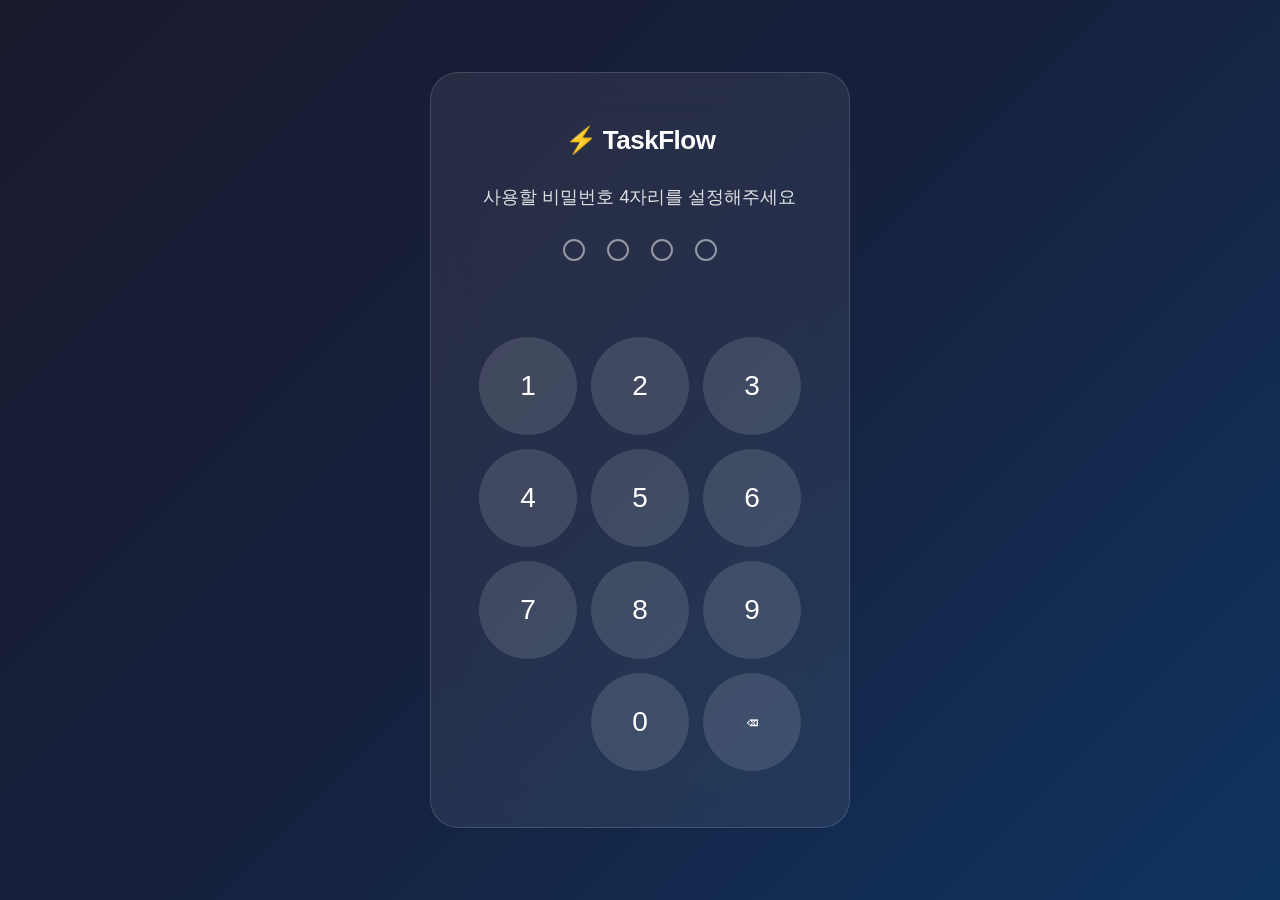
<file: index.html>
<!DOCTYPE html>
<html lang="ko">
<head>
  <meta charset="UTF-8" />
  <meta name="viewport" content="width=device-width, initial-scale=1.0" />
  <title>TaskFlow — 프로젝트 관리</title>
  <link rel="stylesheet" href="style.css?v=2026061001" />
</head>
<body>

<!-- 모바일 상단 헤더 (모바일에서만 표시) -->
<header class="mobile-header" id="mobileHeader">
  <button class="mobile-menu-btn" onclick="openMobileSidebar()" aria-label="메뉴 열기">☰</button>
  <span class="mobile-logo">⚡ TaskFlow</span>
  <button class="mobile-add-btn" onclick="openAddTask()" aria-label="할 일 추가">+</button>
</header>

<!-- 사이드바 오버레이 (모바일에서만 활성) -->
<div class="sidebar-overlay" id="sidebarOverlay" onclick="closeMobileSidebar()"></div>

<!-- 사이드바 -->
<aside class="sidebar" id="sidebar">
  <div class="sidebar-header">
    <span class="logo">⚡ TaskFlow</span>
  </div>

  <nav class="sidebar-nav">
    <button class="nav-item active" data-view="all">
      <span class="nav-icon">🏠</span> 전체 보기
    </button>
    <button class="nav-item" data-view="today">
      <span class="nav-icon">📅</span> 오늘 마감
    </button>
    <button class="nav-item" data-view="overdue">
      <span class="nav-icon">🔥</span> 기한 초과
    </button>
  </nav>

  <div class="sidebar-section">
    <div class="section-header">
      <span>프로젝트</span>
      <button id="addProjectBtn" title="프로젝트 추가">+</button>
    </div>
    <ul id="projectList"></ul>
  </div>

  <!-- 동기화 상태 + 데이터 백업 -->
  <div class="sidebar-footer">
    <div id="syncStatus" class="sync-status">☁️ 클라우드 저장됨</div>
    <div class="backup-btns">
      <a href="/api/export" class="btn-backup" title="JSON으로 내보내기">📥 내보내기</a>
      <label class="btn-backup" title="JSON 파일로 가져오기">
        📤 가져오기
        <input type="file" id="importFile" accept=".json" hidden />
      </label>
    </div>
    <button id="pinSettingBtn" class="btn-pin-setting" title="PIN 잠금 설정">🔒 PIN 설정</button>
  </div>
</aside>

<!-- 메인 -->
<main class="main">

  <!-- 상단 헤더 -->
  <header class="main-header">
    <div>
      <h1 id="viewTitle">전체 보기</h1>
      <p id="viewSubtitle" class="subtitle"></p>
    </div>
    <button id="openTaskModal" class="btn-primary">+ 할 일 추가</button>
  </header>

  <!-- 통계 카드 -->
  <section class="stats" id="statsSection">
    <div class="stat-card">
      <span class="stat-num" id="statTotal">0</span>
      <span class="stat-label">전체</span>
    </div>
    <div class="stat-card">
      <span class="stat-num" id="statDone">0</span>
      <span class="stat-label">완료</span>
    </div>
    <div class="stat-card warn">
      <span class="stat-num" id="statOverdue">0</span>
      <span class="stat-label">기한 초과</span>
    </div>
    <div class="stat-card info">
      <span class="stat-num" id="statToday">0</span>
      <span class="stat-label">오늘 마감</span>
    </div>
  </section>

  <!-- 뷰 모드 + 필터 & 정렬 -->
  <div class="toolbar">
    <!-- 리스트 전용 필터 (캘린더에서는 숨김) -->
    <div class="filter-group" id="listFilterGroup">
      <button class="filter-btn active" data-filter="all">전체</button>
      <button class="filter-btn" data-filter="todo">진행 전</button>
      <button class="filter-btn" data-filter="doing">진행 중</button>
      <button class="filter-btn" data-filter="done">완료</button>
    </div>
    <!-- 캘린더 전용 월 이동 (리스트에서는 숨김) -->
    <div class="cal-inline-nav hidden" id="calInlineNav">
      <button class="cal-nav" id="calPrev2">‹</button>
      <span id="calTitle2" class="cal-inline-title"></span>
      <button class="cal-nav" id="calNext2">›</button>
      <button class="btn-today" id="calTodayBtn">오늘</button>
    </div>
    <div class="toolbar-right">
      <div class="view-toggle">
        <button class="view-btn active" data-view-mode="list">☰ 리스트</button>
        <button class="view-btn" data-view-mode="calendar">📅 캘린더</button>
      </div>
      <select id="sortSelect">
        <option value="created">등록순</option>
        <option value="deadline">마감일순</option>
        <option value="priority">우선순위순</option>
      </select>
    </div>
  </div>

  <!-- 리스트 뷰 -->
  <section id="taskBoard"></section>

  <!-- 캘린더 뷰 -->
  <section id="calendarView" class="hidden">
    <div class="cal-month-grid">
      <div class="cal-weekdays">
        <div>일</div><div>월</div><div>화</div><div>수</div><div>목</div><div>금</div><div>토</div>
      </div>
      <div class="cal-grid" id="calGrid"></div>
    </div>
    <div class="cal-legend" id="calLegend"></div>
  </section>

</main>

<!-- 할 일 추가/수정 모달 -->
<div id="taskModal" class="modal hidden">
  <div class="modal-box">
    <div class="modal-header">
      <h2 id="modalTitle">할 일 추가</h2>
      <button class="modal-close" id="closeTaskModal">✕</button>
    </div>

    <div class="form-group">
      <label>할 일 제목 *</label>
      <input type="text" id="taskTitle" placeholder="무엇을 해야 하나요?" />
    </div>

    <div class="form-group">
      <label>설명</label>
      <textarea id="taskDesc" placeholder="상세 내용을 입력하세요..." rows="3"></textarea>
    </div>

    <div class="form-row">
      <div class="form-group">
        <label>프로젝트</label>
        <select id="taskProject"></select>
      </div>
      <div class="form-group">
        <label>상태</label>
        <select id="taskStatus">
          <option value="todo">진행 전</option>
          <option value="doing">진행 중</option>
          <option value="done">완료</option>
        </select>
      </div>
    </div>

    <div class="form-row">
      <div class="form-group">
        <label>우선순위</label>
        <select id="taskPriority">
          <option value="low">낮음</option>
          <option value="medium" selected>보통</option>
          <option value="high">높음</option>
        </select>
      </div>
      <div class="form-group">
        <label>시작 일시</label>
        <input type="datetime-local" id="taskStartDate" />
      </div>
    </div>

    <div class="form-group">
      <label>마감 일시</label>
      <input type="datetime-local" id="taskDeadline" />
      <div id="durationHint" class="duration-hint"></div>
    </div>

    <div class="modal-footer">
      <button class="btn-secondary" id="cancelTaskBtn">취소</button>
      <button class="btn-primary" id="saveTaskBtn">저장</button>
    </div>
  </div>
</div>

<!-- 프로젝트 추가 모달 -->
<div id="projectModal" class="modal hidden">
  <div class="modal-box small">
    <div class="modal-header">
      <h2>프로젝트 추가</h2>
      <button class="modal-close" id="closeProjectModal">✕</button>
    </div>
    <div class="form-group">
      <label>프로젝트 이름 *</label>
      <input type="text" id="projectName" placeholder="프로젝트 이름" />
    </div>
    <div class="form-group">
      <label>색상</label>
      <div class="color-picker" id="colorPicker"></div>
    </div>
    <div class="modal-footer">
      <button class="btn-secondary" id="cancelProjectBtn">취소</button>
      <button class="btn-primary" id="saveProjectBtn">저장</button>
    </div>
  </div>
</div>

<!-- 배경 오버레이 -->
<div id="overlay" class="overlay hidden"></div>

<!-- PIN 잠금 화면 -->
<div id="pinLockScreen" class="pin-lock-screen hidden">
  <div class="pin-lock-box">
    <div class="pin-lock-logo">⚡ TaskFlow</div>
    <p class="pin-lock-title" id="pinLockTitle">비밀번호를 입력하세요</p>
    <div class="pin-dots" id="pinDots">
      <span class="pin-dot" data-i="0"></span>
      <span class="pin-dot" data-i="1"></span>
      <span class="pin-dot" data-i="2"></span>
      <span class="pin-dot" data-i="3"></span>
    </div>
    <p class="pin-error" id="pinError"></p>
    <div class="pin-keypad">
      <button class="pin-key" data-num="1">1</button>
      <button class="pin-key" data-num="2">2</button>
      <button class="pin-key" data-num="3">3</button>
      <button class="pin-key" data-num="4">4</button>
      <button class="pin-key" data-num="5">5</button>
      <button class="pin-key" data-num="6">6</button>
      <button class="pin-key" data-num="7">7</button>
      <button class="pin-key" data-num="8">8</button>
      <button class="pin-key" data-num="9">9</button>
      <button class="pin-key pin-key-empty"></button>
      <button class="pin-key" data-num="0">0</button>
      <button class="pin-key pin-key-del" id="pinDelBtn">⌫</button>
    </div>
  </div>
</div>

<!-- PIN 설정 모달 -->
<div id="pinSetupModal" class="modal hidden">
  <div class="modal-box small">
    <div class="modal-header">
      <h2 id="pinSetupTitle">PIN 잠금 설정</h2>
      <button class="modal-close" id="closePinSetupModal">✕</button>
    </div>
    <div id="pinSetupBody">
      <!-- JS로 동적 렌더링 -->
    </div>
  </div>
</div>

<!-- 태스크 상세 드로어 -->
<div id="taskDetailDrawer" class="drawer">
  <div class="drawer-header">
    <button class="drawer-close" id="closeDrawerBtn">✕</button>
    <div class="drawer-header-actions">
      <button class="btn-secondary btn-sm" id="drawerEditBtn">✏️ 수정</button>
      <button class="btn-danger btn-sm" id="drawerDeleteBtn">🗑 삭제</button>
    </div>
  </div>
  <div class="drawer-body" id="drawerBody"></div>
</div>
<div id="drawerOverlay" class="drawer-overlay hidden"></div>

<!-- 캘린더 날짜 태스크 팝업 -->
<div id="dayTaskPopup" class="day-task-popup hidden" onclick="closeDayTaskPopup()">
  <div class="day-popup-box" onclick="event.stopPropagation()">
    <div class="day-popup-header">
      <span class="day-popup-date" id="dayPopupDate"></span>
      <button class="day-popup-close" onclick="closeDayTaskPopup()">✕</button>
    </div>
    <div class="day-popup-list" id="dayPopupList"></div>
  </div>
</div>

<script src="app.js"></script>
</body>
</html>
</file>
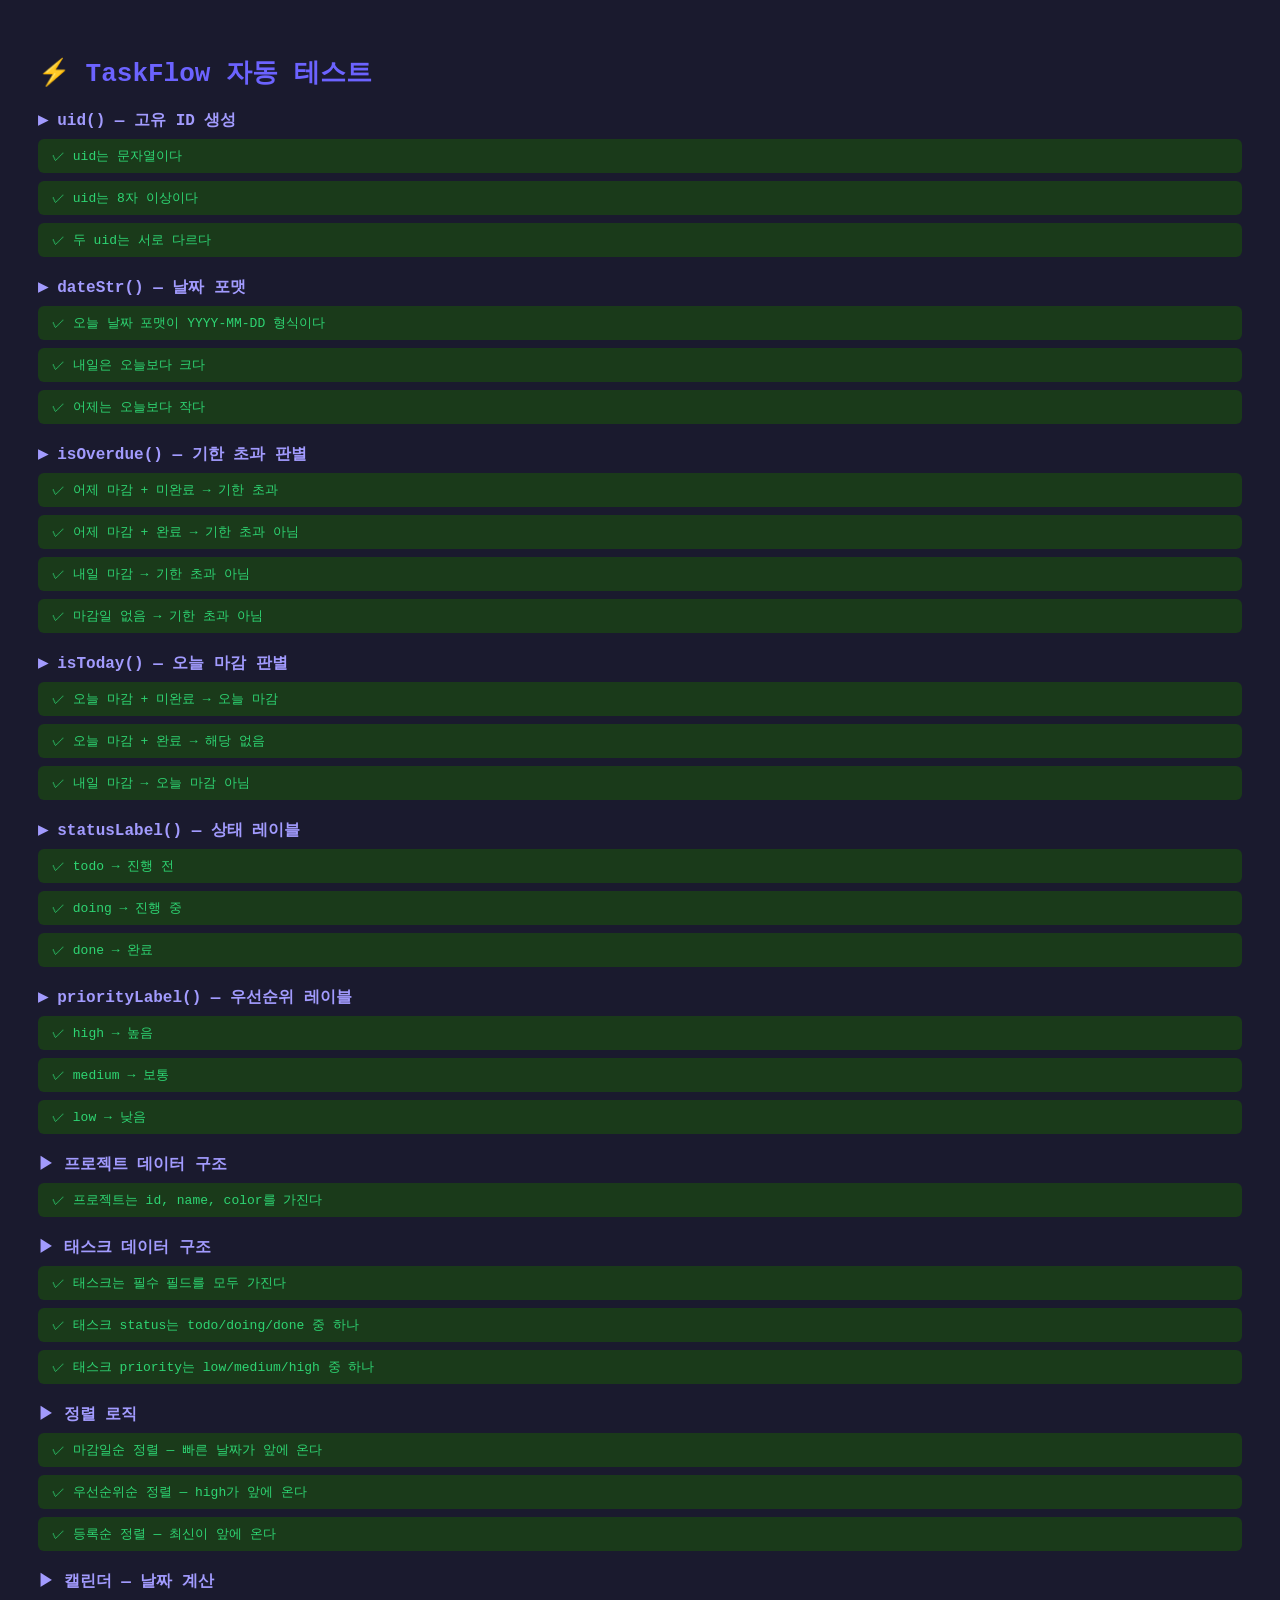
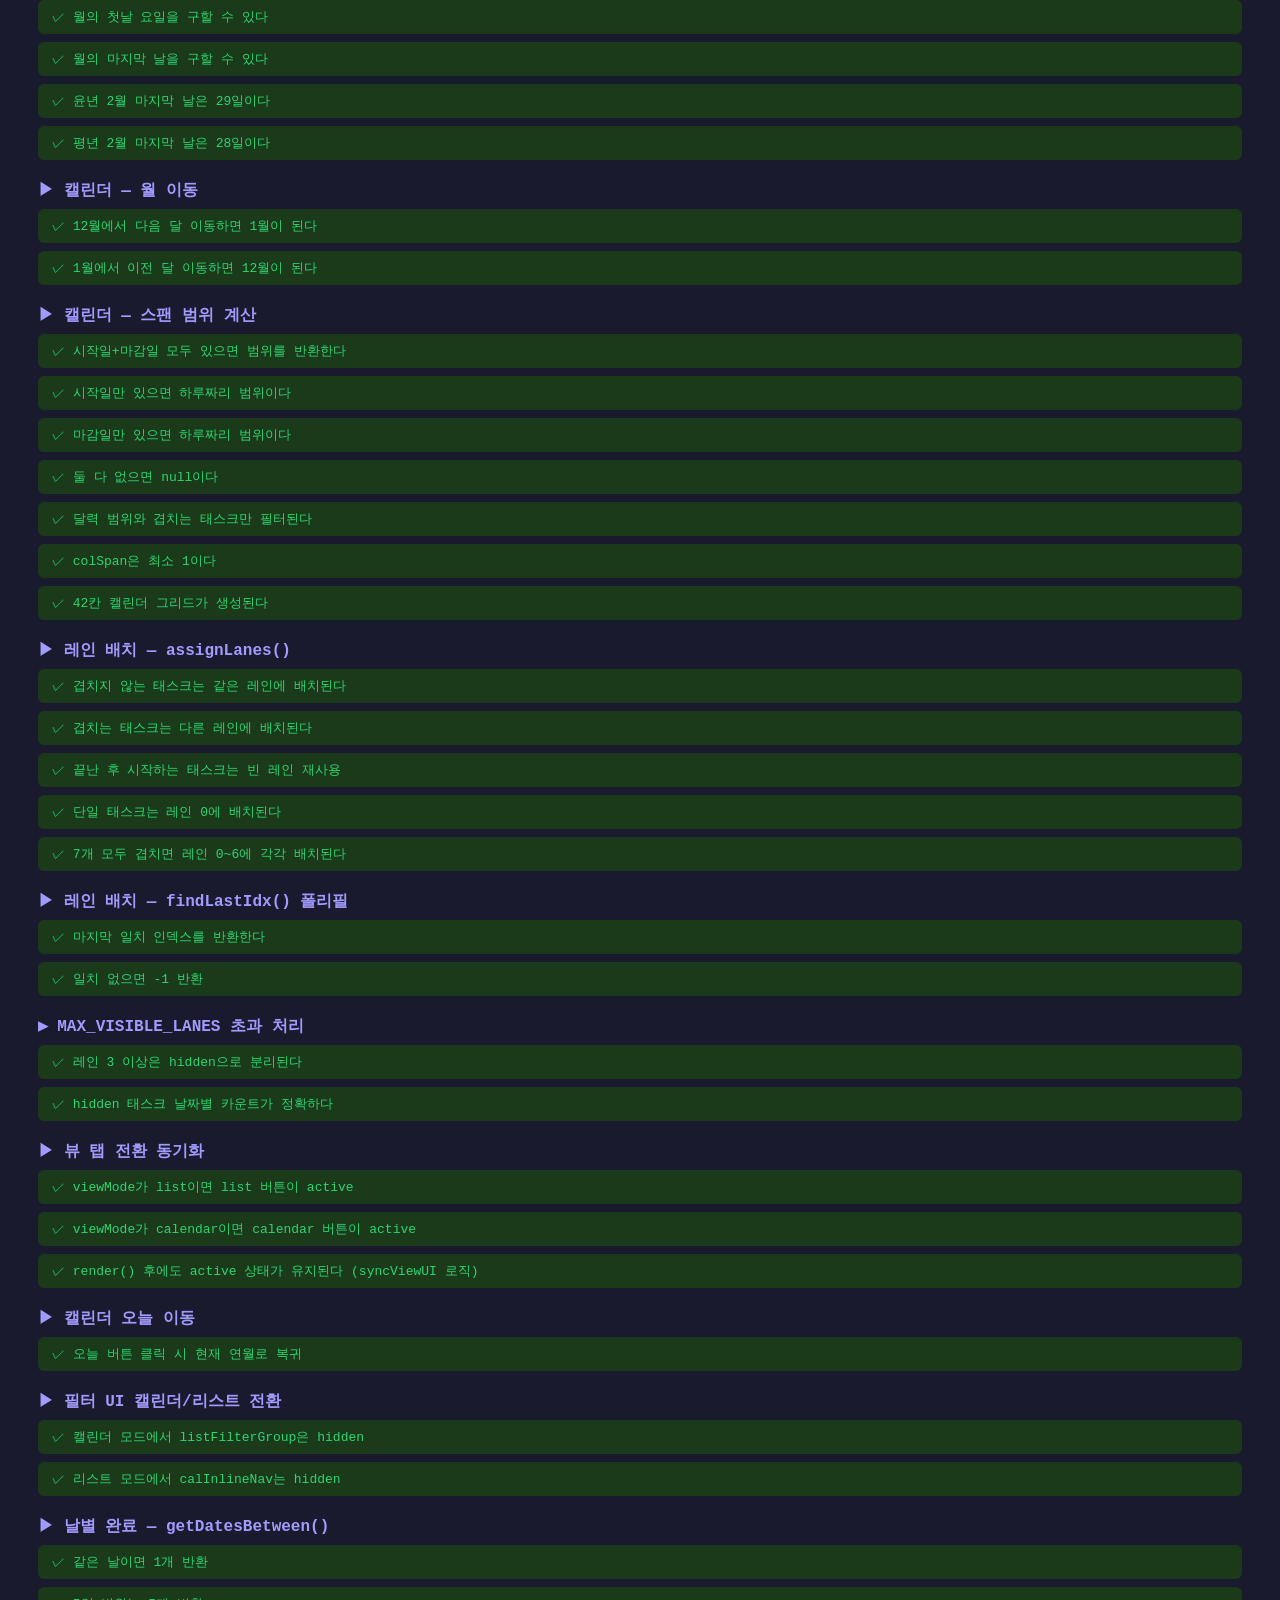
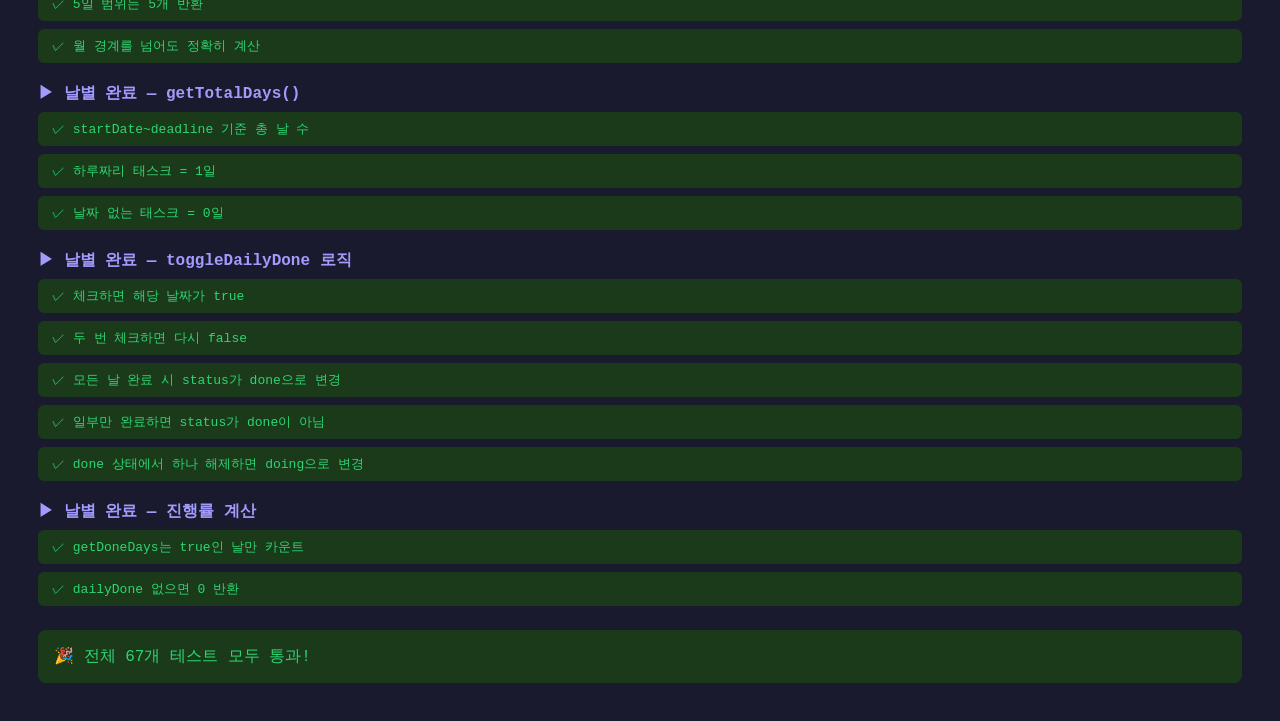
<file: test.html>
<!DOCTYPE html>
<html lang="ko">
<head>
  <meta charset="UTF-8" />
  <title>TaskFlow 테스트</title>
  <style>
    body { font-family: monospace; background: #1a1a2e; color: #eee; padding: 30px; }
    h1 { color: #6c63ff; margin-bottom: 20px; }
    .test { margin: 8px 0; padding: 8px 14px; border-radius: 6px; }
    .pass { background: #1a3a1a; color: #2ed573; }
    .fail { background: #3a1a1a; color: #ff4757; }
    .group { color: #a29bfe; font-size: 16px; margin: 20px 0 8px; font-weight: bold; }
    #summary { margin-top: 24px; padding: 16px; border-radius: 8px; font-size: 16px; }
    .all-pass { background: #1a3a1a; color: #2ed573; }
    .some-fail { background: #3a1a1a; color: #ff4757; }
  </style>
</head>
<body>
  <h1>⚡ TaskFlow 자동 테스트</h1>
  <div id="results"></div>
  <div id="summary"></div>

<script>
// ===== 테스트 유틸 =====
let passed = 0, failed = 0;
const results = document.getElementById('results');

function group(name) {
  const el = document.createElement('div');
  el.className = 'group';
  el.textContent = '▶ ' + name;
  results.appendChild(el);
}

function test(name, fn) {
  const el = document.createElement('div');
  try {
    fn();
    el.className = 'test pass';
    el.textContent = '✓ ' + name;
    passed++;
  } catch(e) {
    el.className = 'test fail';
    el.textContent = '✗ ' + name + ' — ' + e.message;
    failed++;
  }
  results.appendChild(el);
}

function assert(cond, msg = '조건 실패') { if (!cond) throw new Error(msg); }
function assertEqual(a, b) { if (a !== b) throw new Error(`${JSON.stringify(a)} !== ${JSON.stringify(b)}`); }

// ===== 테스트용 헬퍼 (app.js 없이 독립 실행) =====
function uid() { return Math.random().toString(36).slice(2, 10); }
function dateStr(offset = 0) {
  const d = new Date();
  d.setDate(d.getDate() + offset);
  return d.toISOString().slice(0, 10);
}
function today() { return dateStr(0); }
function isOverdue(task) { return task.deadline && task.deadline < today() && task.status !== 'done'; }
function isToday(task) { return task.deadline === today() && task.status !== 'done'; }
function statusLabel(s) { return { todo: '진행 전', doing: '진행 중', done: '완료' }[s]; }
function priorityLabel(p) { return { high: '높음', medium: '보통', low: '낮음' }[p]; }

// ===== 테스트 시작 =====

group('uid() — 고유 ID 생성');
test('uid는 문자열이다', () => assert(typeof uid() === 'string'));
test('uid는 8자 이상이다', () => assert(uid().length >= 8));
test('두 uid는 서로 다르다', () => assert(uid() !== uid()));

group('dateStr() — 날짜 포맷');
test('오늘 날짜 포맷이 YYYY-MM-DD 형식이다', () => {
  assert(/^\d{4}-\d{2}-\d{2}$/.test(dateStr(0)));
});
test('내일은 오늘보다 크다', () => assert(dateStr(1) > dateStr(0)));
test('어제는 오늘보다 작다', () => assert(dateStr(-1) < dateStr(0)));

group('isOverdue() — 기한 초과 판별');
test('어제 마감 + 미완료 → 기한 초과', () => {
  assert(isOverdue({ deadline: dateStr(-1), status: 'todo' }));
});
test('어제 마감 + 완료 → 기한 초과 아님', () => {
  assert(!isOverdue({ deadline: dateStr(-1), status: 'done' }));
});
test('내일 마감 → 기한 초과 아님', () => {
  assert(!isOverdue({ deadline: dateStr(1), status: 'todo' }));
});
test('마감일 없음 → 기한 초과 아님', () => {
  assert(!isOverdue({ deadline: '', status: 'todo' }));
});

group('isToday() — 오늘 마감 판별');
test('오늘 마감 + 미완료 → 오늘 마감', () => {
  assert(isToday({ deadline: today(), status: 'todo' }));
});
test('오늘 마감 + 완료 → 해당 없음', () => {
  assert(!isToday({ deadline: today(), status: 'done' }));
});
test('내일 마감 → 오늘 마감 아님', () => {
  assert(!isToday({ deadline: dateStr(1), status: 'todo' }));
});

group('statusLabel() — 상태 레이블');
test('todo → 진행 전', () => assertEqual(statusLabel('todo'), '진행 전'));
test('doing → 진행 중', () => assertEqual(statusLabel('doing'), '진행 중'));
test('done → 완료', () => assertEqual(statusLabel('done'), '완료'));

group('priorityLabel() — 우선순위 레이블');
test('high → 높음', () => assertEqual(priorityLabel('high'), '높음'));
test('medium → 보통', () => assertEqual(priorityLabel('medium'), '보통'));
test('low → 낮음', () => assertEqual(priorityLabel('low'), '낮음'));

group('프로젝트 데이터 구조');
test('프로젝트는 id, name, color를 가진다', () => {
  const p = { id: uid(), name: '테스트', color: '#6c63ff' };
  assert(p.id && p.name && p.color);
});

group('태스크 데이터 구조');
test('태스크는 필수 필드를 모두 가진다', () => {
  const t = { id: uid(), title: '테스트', desc: '', projectId: '', status: 'todo', priority: 'medium', startDate: '', deadline: '', createdAt: Date.now() };
  assert(t.id && t.title !== undefined && t.status && t.priority);
});
test('태스크 status는 todo/doing/done 중 하나', () => {
  ['todo','doing','done'].forEach(s => {
    assert(['todo','doing','done'].includes(s), `${s}는 유효한 상태`);
  });
});
test('태스크 priority는 low/medium/high 중 하나', () => {
  ['low','medium','high'].forEach(p => {
    assert(['low','medium','high'].includes(p));
  });
});

group('정렬 로직');
test('마감일순 정렬 — 빠른 날짜가 앞에 온다', () => {
  const tasks = [
    { deadline: dateStr(3), createdAt: 1 },
    { deadline: dateStr(1), createdAt: 2 },
    { deadline: dateStr(5), createdAt: 3 },
  ];
  tasks.sort((a, b) => {
    if (!a.deadline) return 1;
    if (!b.deadline) return -1;
    return a.deadline.localeCompare(b.deadline);
  });
  assertEqual(tasks[0].deadline, dateStr(1));
  assertEqual(tasks[2].deadline, dateStr(5));
});

test('우선순위순 정렬 — high가 앞에 온다', () => {
  const tasks = [
    { priority: 'low' },
    { priority: 'high' },
    { priority: 'medium' },
  ];
  const order = { high: 0, medium: 1, low: 2 };
  tasks.sort((a, b) => order[a.priority] - order[b.priority]);
  assertEqual(tasks[0].priority, 'high');
  assertEqual(tasks[2].priority, 'low');
});

test('등록순 정렬 — 최신이 앞에 온다', () => {
  const tasks = [
    { createdAt: 100 },
    { createdAt: 300 },
    { createdAt: 200 },
  ];
  tasks.sort((a, b) => b.createdAt - a.createdAt);
  assertEqual(tasks[0].createdAt, 300);
});

group('캘린더 — 날짜 계산');
test('월의 첫날 요일을 구할 수 있다', () => {
  const firstDay = new Date(2026, 5, 1); // 2026년 6월 1일
  assert(firstDay.getDay() >= 0 && firstDay.getDay() <= 6);
});
test('월의 마지막 날을 구할 수 있다', () => {
  const lastDay = new Date(2026, 5 + 1, 0); // 2026년 6월 말일
  assertEqual(lastDay.getDate(), 30);
});
test('윤년 2월 마지막 날은 29일이다', () => {
  const lastDay = new Date(2024, 2, 0);
  assertEqual(lastDay.getDate(), 29);
});
test('평년 2월 마지막 날은 28일이다', () => {
  const lastDay = new Date(2025, 2, 0);
  assertEqual(lastDay.getDate(), 28);
});

group('캘린더 — 월 이동');
test('12월에서 다음 달 이동하면 1월이 된다', () => {
  let month = 11, year = 2025;
  if (month === 11) { month = 0; year++; }
  assertEqual(month, 0);
  assertEqual(year, 2026);
});
test('1월에서 이전 달 이동하면 12월이 된다', () => {
  let month = 0, year = 2026;
  if (month === 0) { month = 11; year--; }
  assertEqual(month, 11);
  assertEqual(year, 2025);
});

group('캘린더 — 스팬 범위 계산');
test('시작일+마감일 모두 있으면 범위를 반환한다', () => {
  const t = { startDate: '2026-06-05', deadline: '2026-06-10' };
  const r = { start: t.startDate || t.deadline, end: t.deadline || t.startDate };
  assertEqual(r.start, '2026-06-05');
  assertEqual(r.end,   '2026-06-10');
});
test('시작일만 있으면 하루짜리 범위이다', () => {
  const t = { startDate: '2026-06-05', deadline: '' };
  const r = { start: t.startDate || t.deadline, end: t.deadline || t.startDate };
  assertEqual(r.start, r.end);
});
test('마감일만 있으면 하루짜리 범위이다', () => {
  const t = { startDate: '', deadline: '2026-06-10' };
  const r = { start: t.startDate || t.deadline, end: t.deadline || t.startDate };
  assertEqual(r.start, r.end);
});
test('둘 다 없으면 null이다', () => {
  const t = { startDate: '', deadline: '' };
  const s = t.startDate || t.deadline;
  assert(!s, '범위 없음');
});
test('달력 범위와 겹치는 태스크만 필터된다', () => {
  const calStart = '2026-06-01', calEnd = '2026-06-30';
  const tasks = [
    { startDate: '2026-05-20', deadline: '2026-06-05' }, // 겹침
    { startDate: '2026-06-10', deadline: '2026-06-20' }, // 겹침
    { startDate: '2026-07-01', deadline: '2026-07-10' }, // 안 겹침
    { startDate: '2026-05-01', deadline: '2026-05-31' }, // 안 겹침
  ];
  const visible = tasks.filter(t => {
    const s = t.startDate || t.deadline;
    const e = t.deadline || t.startDate;
    return e >= calStart && s <= calEnd;
  });
  assertEqual(visible.length, 2);
});
test('colSpan은 최소 1이다', () => {
  const colStart = 3, colEnd = 3;
  const colSpan = colEnd - colStart + 1;
  assert(colSpan >= 1);
});
test('42칸 캘린더 그리드가 생성된다', () => {
  const year = 2026, month = 5;
  const firstDay = new Date(year, month, 1);
  const lastDay = new Date(year, month + 1, 0);
  const startOffset = firstDay.getDay();
  let count = startOffset + lastDay.getDate();
  const remaining = 42 - count;
  count += remaining;
  assertEqual(count, 42);
});

// ===== 레인 배치 알고리즘 =====
function assignLanes(items) {
  const laneEnds = [];
  return items.map(item => {
    let lane = laneEnds.findIndex(end => end < item.cs);
    if (lane === -1) lane = laneEnds.length;
    laneEnds[lane] = item.ce;
    return { ...item, lane };
  });
}

function findLastIdx(arr, fn) {
  for (let i = arr.length - 1; i >= 0; i--) {
    if (fn(arr[i], i)) return i;
  }
  return -1;
}

group('레인 배치 — assignLanes()');
test('겹치지 않는 태스크는 같은 레인에 배치된다', () => {
  const items = [
    { cs: 0, ce: 1 },
    { cs: 2, ce: 4 },
    { cs: 5, ce: 6 },
  ];
  const result = assignLanes(items);
  assertEqual(result[0].lane, 0);
  assertEqual(result[1].lane, 0);
  assertEqual(result[2].lane, 0);
});
test('겹치는 태스크는 다른 레인에 배치된다', () => {
  const items = [
    { cs: 0, ce: 3 },
    { cs: 1, ce: 5 }, // 겹침 → 레인 1
    { cs: 2, ce: 6 }, // 겹침 → 레인 2
  ];
  const result = assignLanes(items);
  assertEqual(result[0].lane, 0);
  assertEqual(result[1].lane, 1);
  assertEqual(result[2].lane, 2);
});
test('끝난 후 시작하는 태스크는 빈 레인 재사용', () => {
  const items = [
    { cs: 0, ce: 2 }, // 레인 0
    { cs: 1, ce: 4 }, // 레인 1 (겹침)
    { cs: 3, ce: 6 }, // 레인 0 재사용 (0번 레인 ce=2 < cs=3)
  ];
  const result = assignLanes(items);
  assertEqual(result[2].lane, 0);
});
test('단일 태스크는 레인 0에 배치된다', () => {
  const result = assignLanes([{ cs: 0, ce: 6 }]);
  assertEqual(result[0].lane, 0);
});
test('7개 모두 겹치면 레인 0~6에 각각 배치된다', () => {
  const items = Array.from({ length: 7 }, (_, i) => ({ cs: 0, ce: 6 }));
  const result = assignLanes(items);
  result.forEach((r, i) => assertEqual(r.lane, i));
});

group('레인 배치 — findLastIdx() 폴리필');
test('마지막 일치 인덱스를 반환한다', () => {
  const arr = ['2026-06-01','2026-06-03','2026-06-05','2026-06-07'];
  const idx = findLastIdx(arr, d => d <= '2026-06-05');
  assertEqual(idx, 2);
});
test('일치 없으면 -1 반환', () => {
  const arr = ['2026-06-10','2026-06-11'];
  const idx = findLastIdx(arr, d => d <= '2026-06-05');
  assertEqual(idx, -1);
});

group('MAX_VISIBLE_LANES 초과 처리');
test('레인 3 이상은 hidden으로 분리된다', () => {
  const MAX = 3;
  const placed = [
    { lane: 0 }, { lane: 1 }, { lane: 2 },
    { lane: 3 }, { lane: 4 },
  ];
  const visible = placed.filter(p => p.lane < MAX);
  const hidden  = placed.filter(p => p.lane >= MAX);
  assertEqual(visible.length, 3);
  assertEqual(hidden.length, 2);
});
test('hidden 태스크 날짜별 카운트가 정확하다', () => {
  const hidden = [
    { cs: 0, ce: 2 },
    { cs: 1, ce: 4 },
  ];
  const hiddenByCol = Array(7).fill(0);
  hidden.forEach(p => {
    for (let c = p.cs; c <= p.ce; c++) hiddenByCol[c]++;
  });
  assertEqual(hiddenByCol[0], 1); // 첫 번째 태스크만
  assertEqual(hiddenByCol[1], 2); // 두 태스크 겹침
  assertEqual(hiddenByCol[2], 2);
  assertEqual(hiddenByCol[3], 1); // 두 번째 태스크만
  assertEqual(hiddenByCol[5], 0); // 없음
});

group('뷰 탭 전환 동기화');
test('viewMode가 list이면 list 버튼이 active', () => {
  const viewMode = 'list';
  const btns = [{dataset:{viewMode:'list'}}, {dataset:{viewMode:'calendar'}}];
  btns.forEach(b => b.active = b.dataset.viewMode === viewMode);
  assert(btns[0].active);
  assert(!btns[1].active);
});
test('viewMode가 calendar이면 calendar 버튼이 active', () => {
  const viewMode = 'calendar';
  const btns = [{dataset:{viewMode:'list'}}, {dataset:{viewMode:'calendar'}}];
  btns.forEach(b => b.active = b.dataset.viewMode === viewMode);
  assert(!btns[0].active);
  assert(btns[1].active);
});
test('render() 후에도 active 상태가 유지된다 (syncViewUI 로직)', () => {
  // render()마다 syncViewUI()가 호출되어 active를 재설정
  const viewMode = 'calendar';
  let activeCount = 0;
  const btns = ['list','calendar'].map(v => ({
    viewMode: v,
    get active() { return this.viewMode === viewMode; }
  }));
  btns.forEach(b => { if (b.active) activeCount++; });
  assertEqual(activeCount, 1);
});

group('캘린더 오늘 이동');
test('오늘 버튼 클릭 시 현재 연월로 복귀', () => {
  const now = new Date();
  const calYear  = now.getFullYear();
  const calMonth = now.getMonth();
  assertEqual(calYear,  now.getFullYear());
  assertEqual(calMonth, now.getMonth());
});

group('필터 UI 캘린더/리스트 전환');
test('캘린더 모드에서 listFilterGroup은 hidden', () => {
  const viewMode = 'calendar';
  const listHidden  = viewMode === 'calendar';
  const calNavShown = viewMode === 'calendar';
  assert(listHidden);
  assert(calNavShown);
});
test('리스트 모드에서 calInlineNav는 hidden', () => {
  const viewMode = 'list';
  const calNavHidden = viewMode !== 'calendar';
  assert(calNavHidden);
});

// ===== 날별 완료 체크 =====
function getDatesBetween(start, end) {
  const result = [];
  const cur = new Date(start + 'T00:00:00');
  const last = new Date(end + 'T00:00:00');
  while (cur <= last) {
    const y = cur.getFullYear();
    const m = String(cur.getMonth()+1).padStart(2,'0');
    const d = String(cur.getDate()).padStart(2,'0');
    result.push(`${y}-${m}-${d}`);
    cur.setDate(cur.getDate() + 1);
  }
  return result;
}
function getTotalDays_test(t) {
  const s = t.startDate || t.deadline;
  const e = t.deadline  || t.startDate;
  if (!s) return 0;
  return getDatesBetween(s <= e ? s : e, s <= e ? e : s).length;
}
function getDoneDays_test(t) {
  if (!t.dailyDone) return 0;
  return Object.values(t.dailyDone).filter(Boolean).length;
}

group('날별 완료 — getDatesBetween()');
test('같은 날이면 1개 반환', () => {
  const r = getDatesBetween('2026-06-10', '2026-06-10');
  assertEqual(r.length, 1);
  assertEqual(r[0], '2026-06-10');
});
test('5일 범위는 5개 반환', () => {
  const r = getDatesBetween('2026-06-10', '2026-06-14');
  assertEqual(r.length, 5);
});
test('월 경계를 넘어도 정확히 계산', () => {
  const r = getDatesBetween('2026-06-29', '2026-07-02');
  assertEqual(r.length, 4);
  assertEqual(r[0], '2026-06-29');
  assertEqual(r[3], '2026-07-02');
});

group('날별 완료 — getTotalDays()');
test('startDate~deadline 기준 총 날 수', () => {
  const t = { startDate: '2026-06-01', deadline: '2026-06-07' };
  assertEqual(getTotalDays_test(t), 7);
});
test('하루짜리 태스크 = 1일', () => {
  const t = { startDate: '2026-06-05', deadline: '2026-06-05' };
  assertEqual(getTotalDays_test(t), 1);
});
test('날짜 없는 태스크 = 0일', () => {
  const t = { startDate: '', deadline: '' };
  assertEqual(getTotalDays_test(t), 0);
});

group('날별 완료 — toggleDailyDone 로직');
test('체크하면 해당 날짜가 true', () => {
  const t = { dailyDone: {} };
  t.dailyDone['2026-06-10'] = !t.dailyDone['2026-06-10'];
  assert(t.dailyDone['2026-06-10'] === true);
});
test('두 번 체크하면 다시 false', () => {
  const t = { dailyDone: { '2026-06-10': true } };
  t.dailyDone['2026-06-10'] = !t.dailyDone['2026-06-10'];
  assert(t.dailyDone['2026-06-10'] === false);
});
test('모든 날 완료 시 status가 done으로 변경', () => {
  const t = { startDate: '2026-06-01', deadline: '2026-06-03', status: 'doing', dailyDone: {
    '2026-06-01': true, '2026-06-02': true, '2026-06-03': true
  }};
  const total = getTotalDays_test(t);
  const done  = getDoneDays_test(t);
  if (total > 0 && done >= total) t.status = 'done';
  assertEqual(t.status, 'done');
});
test('일부만 완료하면 status가 done이 아님', () => {
  const t = { startDate: '2026-06-01', deadline: '2026-06-05', status: 'todo', dailyDone: {
    '2026-06-01': true, '2026-06-02': true
  }};
  const total = getTotalDays_test(t);
  const done  = getDoneDays_test(t);
  if (total > 0 && done >= total) t.status = 'done';
  assert(t.status !== 'done');
});
test('done 상태에서 하나 해제하면 doing으로 변경', () => {
  const t = { startDate: '2026-06-01', deadline: '2026-06-03', status: 'done', dailyDone: {
    '2026-06-01': true, '2026-06-02': true, '2026-06-03': true
  }};
  t.dailyDone['2026-06-03'] = false;
  const total = getTotalDays_test(t);
  const done  = getDoneDays_test(t);
  if (t.status === 'done' && done < total) t.status = 'doing';
  assertEqual(t.status, 'doing');
});

group('날별 완료 — 진행률 계산');
test('getDoneDays는 true인 날만 카운트', () => {
  const t = { dailyDone: { '2026-06-01': true, '2026-06-02': false, '2026-06-03': true } };
  assertEqual(getDoneDays_test(t), 2);
});
test('dailyDone 없으면 0 반환', () => {
  const t = {};
  assertEqual(getDoneDays_test(t), 0);
});

// ===== 요약 =====
const summary = document.getElementById('summary');
const total = passed + failed;
summary.className = 'all-pass ' + (failed > 0 ? 'some-fail' : 'all-pass');
summary.style.background = failed === 0 ? '#1a3a1a' : '#3a1a1a';
summary.style.color = failed === 0 ? '#2ed573' : '#ff4757';
summary.style.padding = '16px';
summary.style.borderRadius = '8px';
summary.style.marginTop = '24px';
summary.textContent = failed === 0
  ? `🎉 전체 ${total}개 테스트 모두 통과!`
  : `⚠️ ${total}개 중 ${failed}개 실패 / ${passed}개 통과`;
</script>
</body>
</html>
</file>
<file: style.css>
/* ===== 기본 리셋 ===== */
*, *::before, *::after { box-sizing: border-box; margin: 0; padding: 0; }

:root {
  --sidebar-w: 240px;
  --primary: #6c63ff;
  --primary-dark: #5a52d5;
  --danger: #ff4757;
  --warn: #ffa502;
  --success: #2ed573;
  --info: #1e90ff;
  --bg: #f4f5fb;
  --card-bg: #ffffff;
  --text: #2d2d3a;
  --text-muted: #888;
  --border: #e8e8f0;
  --radius: 12px;
  --shadow: 0 2px 12px rgba(0,0,0,0.07);
}

body {
  font-family: -apple-system, BlinkMacSystemFont, 'Segoe UI', sans-serif;
  background: var(--bg);
  color: var(--text);
  display: flex;
  min-height: 100vh;
  font-size: 14px;
}

/* ===== 사이드바 ===== */
.sidebar {
  width: var(--sidebar-w);
  background: var(--card-bg);
  border-right: 1px solid var(--border);
  display: flex;
  flex-direction: column;
  position: fixed;
  top: 0; left: 0; bottom: 0;
  overflow-y: auto;
  z-index: 10;
}

.sidebar-header {
  padding: 24px 20px 16px;
  border-bottom: 1px solid var(--border);
}

.logo {
  font-size: 18px;
  font-weight: 700;
  color: var(--primary);
  letter-spacing: -0.3px;
}

.sidebar-nav {
  padding: 12px 10px;
  display: flex;
  flex-direction: column;
  gap: 2px;
}

.nav-item {
  display: flex;
  align-items: center;
  gap: 10px;
  padding: 10px 12px;
  border: none;
  background: none;
  border-radius: 8px;
  cursor: pointer;
  font-size: 14px;
  color: var(--text-muted);
  width: 100%;
  text-align: left;
  transition: all 0.15s;
}

.nav-item:hover { background: var(--bg); color: var(--text); }
.nav-item.active { background: #eeecff; color: var(--primary); font-weight: 600; }
.nav-icon { font-size: 16px; }

.sidebar-section {
  padding: 16px 10px 10px;
}

.section-header {
  display: flex;
  justify-content: space-between;
  align-items: center;
  padding: 0 8px 8px;
  font-size: 12px;
  font-weight: 600;
  color: var(--text-muted);
  text-transform: uppercase;
  letter-spacing: 0.5px;
}

.section-header button {
  background: none;
  border: none;
  font-size: 20px;
  cursor: pointer;
  color: var(--text-muted);
  line-height: 1;
  transition: color 0.15s;
}
.section-header button:hover { color: var(--primary); }

#projectList {
  list-style: none;
  display: flex;
  flex-direction: column;
  gap: 2px;
}

.project-item {
  display: flex;
  align-items: center;
  gap: 8px;
  padding: 9px 12px;
  border-radius: 8px;
  cursor: pointer;
  transition: all 0.15s;
  color: var(--text-muted);
  font-size: 14px;
}
.project-item:hover { background: var(--bg); color: var(--text); }
.project-item.active { background: #eeecff; color: var(--primary); font-weight: 600; }

.project-dot {
  width: 10px; height: 10px;
  border-radius: 50%;
  flex-shrink: 0;
}

.project-name { flex: 1; overflow: hidden; text-overflow: ellipsis; white-space: nowrap; }
.project-count {
  font-size: 11px;
  background: var(--border);
  border-radius: 10px;
  padding: 1px 6px;
  color: var(--text-muted);
}

.project-del {
  display: none;
  background: none;
  border: none;
  cursor: pointer;
  color: var(--text-muted);
  font-size: 14px;
}
.project-item:hover .project-del { display: block; }
.project-del:hover { color: var(--danger); }

/* ===== 메인 ===== */
.main {
  margin-left: var(--sidebar-w);
  flex: 1;
  padding: 32px;
  display: flex;
  flex-direction: column;
  gap: 24px;
  max-width: 960px;
}

.main-header {
  display: flex;
  justify-content: space-between;
  align-items: flex-start;
}

.main-header h1 { font-size: 22px; font-weight: 700; }
.subtitle { color: var(--text-muted); font-size: 13px; margin-top: 2px; }

/* ===== 통계 ===== */
.stats {
  display: grid;
  grid-template-columns: repeat(4, 1fr);
  gap: 14px;
}

.stat-card {
  background: var(--card-bg);
  border-radius: var(--radius);
  padding: 18px 20px;
  box-shadow: var(--shadow);
  display: flex;
  flex-direction: column;
  gap: 4px;
}

.stat-card.warn .stat-num { color: var(--warn); }
.stat-card.info .stat-num { color: var(--info); }

.stat-num { font-size: 28px; font-weight: 700; color: var(--primary); }
.stat-label { font-size: 12px; color: var(--text-muted); }

/* ===== 툴바 ===== */
.toolbar {
  display: flex;
  justify-content: space-between;
  align-items: center;
}

.filter-group {
  display: flex;
  gap: 6px;
  background: var(--card-bg);
  padding: 4px;
  border-radius: 10px;
  box-shadow: var(--shadow);
}

.filter-btn {
  padding: 7px 16px;
  border: none;
  border-radius: 7px;
  background: none;
  cursor: pointer;
  font-size: 13px;
  color: var(--text-muted);
  transition: all 0.15s;
}
.filter-btn:hover { color: var(--text); }
.filter-btn.active { background: var(--primary); color: #fff; font-weight: 600; }

#sortSelect {
  padding: 8px 12px;
  border: 1px solid var(--border);
  border-radius: 8px;
  background: var(--card-bg);
  font-size: 13px;
  color: var(--text);
  cursor: pointer;
  outline: none;
}

/* ===== 태스크 보드 ===== */
#taskBoard {
  display: flex;
  flex-direction: column;
  gap: 10px;
}

.empty-state {
  text-align: center;
  padding: 60px 20px;
  color: var(--text-muted);
}
.empty-state .empty-icon { font-size: 48px; margin-bottom: 12px; }

/* ===== 태스크 카드 ===== */
.task-card {
  background: var(--card-bg);
  border-radius: var(--radius);
  padding: 16px 20px;
  box-shadow: var(--shadow);
  display: flex;
  align-items: flex-start;
  gap: 14px;
  border-left: 4px solid transparent;
  transition: transform 0.15s, box-shadow 0.15s;
  cursor: pointer;
}
.task-card:hover { transform: translateY(-1px); box-shadow: 0 4px 20px rgba(0,0,0,0.1); }
.task-card.priority-high { border-left-color: var(--danger); }
.task-card.priority-medium { border-left-color: var(--warn); }
.task-card.priority-low { border-left-color: var(--success); }
.task-card.status-done { opacity: 0.6; }

.task-checkbox {
  width: 20px; height: 20px;
  border: 2px solid var(--border);
  border-radius: 50%;
  flex-shrink: 0;
  cursor: pointer;
  display: flex; align-items: center; justify-content: center;
  transition: all 0.15s;
  margin-top: 2px;
}
.task-checkbox:hover { border-color: var(--primary); }
.task-checkbox.checked { background: var(--primary); border-color: var(--primary); }
.task-checkbox.checked::after { content: '✓'; color: white; font-size: 12px; font-weight: 700; }

.task-body { flex: 1; min-width: 0; }

.task-title {
  font-size: 15px;
  font-weight: 600;
  color: var(--text);
  margin-bottom: 4px;
}
.status-done .task-title { text-decoration: line-through; color: var(--text-muted); }

.task-desc {
  font-size: 13px;
  color: var(--text-muted);
  margin-bottom: 8px;
  white-space: nowrap;
  overflow: hidden;
  text-overflow: ellipsis;
}

.task-meta {
  display: flex;
  align-items: center;
  gap: 10px;
  flex-wrap: wrap;
}

.badge {
  font-size: 11px;
  padding: 2px 8px;
  border-radius: 20px;
  font-weight: 600;
}

.badge-project { background: #eeecff; color: var(--primary); }
.badge-status-todo { background: #f0f0f0; color: #888; }
.badge-status-doing { background: #fff3e0; color: #e65100; }
.badge-status-done { background: #e8f5e9; color: #2e7d32; }
.badge-priority-high { background: #ffeaea; color: var(--danger); }
.badge-priority-medium { background: #fff8e1; color: #e65100; }
.badge-priority-low { background: #e8f5e9; color: #2e7d32; }

.task-date {
  font-size: 12px;
  color: var(--text-muted);
  display: flex;
  align-items: center;
  gap: 4px;
}
.task-date.overdue { color: var(--danger); font-weight: 600; }
.task-date.today { color: var(--warn); font-weight: 600; }

.task-actions {
  display: flex;
  gap: 6px;
  opacity: 0;
  transition: opacity 0.15s;
}
.task-card:hover .task-actions { opacity: 1; }

.icon-btn {
  background: none;
  border: none;
  cursor: pointer;
  font-size: 16px;
  padding: 4px;
  border-radius: 6px;
  transition: background 0.15s;
  color: var(--text-muted);
}
.icon-btn:hover { background: var(--bg); }
.icon-btn.delete:hover { color: var(--danger); }

/* ===== 모달 ===== */
.overlay {
  position: fixed; inset: 0;
  background: rgba(0,0,0,0.35);
  z-index: 100;
  backdrop-filter: blur(2px);
}

.modal {
  position: fixed; inset: 0;
  display: flex; align-items: center; justify-content: center;
  z-index: 101;
  padding: 20px;
}

.modal.hidden { display: none; }
.overlay.hidden { display: none; }

.modal-box {
  background: var(--card-bg);
  border-radius: 16px;
  width: 100%;
  max-width: 520px;
  box-shadow: 0 20px 60px rgba(0,0,0,0.2);
  overflow: hidden;
}

.modal-box.small { max-width: 380px; }

.modal-header {
  display: flex;
  justify-content: space-between;
  align-items: center;
  padding: 20px 24px 0;
  margin-bottom: 20px;
}

.modal-header h2 { font-size: 18px; font-weight: 700; }

.modal-close {
  background: none; border: none;
  font-size: 18px; cursor: pointer;
  color: var(--text-muted);
  transition: color 0.15s;
  line-height: 1;
}
.modal-close:hover { color: var(--danger); }

.form-group {
  padding: 0 24px;
  margin-bottom: 16px;
  display: flex;
  flex-direction: column;
  gap: 6px;
}

.form-row {
  display: grid;
  grid-template-columns: 1fr 1fr;
  gap: 0 8px;
}

.form-group label {
  font-size: 12px;
  font-weight: 600;
  color: var(--text-muted);
  text-transform: uppercase;
  letter-spacing: 0.4px;
}

.form-group input[type="text"],
.form-group input[type="date"],
.form-group textarea,
.form-group select {
  padding: 10px 14px;
  border: 1.5px solid var(--border);
  border-radius: 8px;
  font-size: 14px;
  font-family: inherit;
  outline: none;
  transition: border-color 0.15s;
  background: #fafafa;
  color: var(--text);
}

.form-group input:focus,
.form-group textarea:focus,
.form-group select:focus {
  border-color: var(--primary);
  background: #fff;
}

.form-group textarea { resize: vertical; }

.modal-footer {
  display: flex;
  justify-content: flex-end;
  gap: 10px;
  padding: 16px 24px 20px;
  border-top: 1px solid var(--border);
  margin-top: 8px;
}

.btn-primary {
  padding: 10px 22px;
  background: var(--primary);
  color: white;
  border: none;
  border-radius: 8px;
  font-size: 14px;
  font-weight: 600;
  cursor: pointer;
  transition: background 0.15s;
}
.btn-primary:hover { background: var(--primary-dark); }

.btn-secondary {
  padding: 10px 22px;
  background: none;
  color: var(--text-muted);
  border: 1.5px solid var(--border);
  border-radius: 8px;
  font-size: 14px;
  cursor: pointer;
  transition: all 0.15s;
}
.btn-secondary:hover { border-color: var(--primary); color: var(--primary); }

/* 색상 선택 */
.color-picker {
  display: flex;
  gap: 10px;
  flex-wrap: wrap;
}

.color-option {
  width: 28px; height: 28px;
  border-radius: 50%;
  cursor: pointer;
  border: 3px solid transparent;
  transition: transform 0.15s, border-color 0.15s;
}
.color-option:hover { transform: scale(1.15); }
.color-option.selected { border-color: #333; }

/* ===== 캘린더 인라인 월 이동 ===== */
.cal-inline-nav {
  display: flex;
  align-items: center;
  gap: 8px;
}
.cal-inline-nav.hidden { display: none; }

.cal-inline-title {
  font-size: 15px;
  font-weight: 700;
  min-width: 100px;
  text-align: center;
  color: var(--text);
}

.btn-today {
  padding: 6px 12px;
  border: 1.5px solid var(--border);
  border-radius: 7px;
  background: none;
  font-size: 12px;
  font-weight: 600;
  cursor: pointer;
  color: var(--primary);
  transition: all 0.15s;
}
.btn-today:hover { background: var(--primary); color: #fff; border-color: var(--primary); }

/* ===== 뷰 토글 ===== */
.toolbar-right {
  display: flex;
  align-items: center;
  gap: 10px;
}

.view-toggle {
  display: flex;
  background: var(--card-bg);
  padding: 4px;
  border-radius: 10px;
  box-shadow: var(--shadow);
  gap: 4px;
}

.view-btn {
  padding: 7px 14px;
  border: none;
  border-radius: 7px;
  background: none;
  cursor: pointer;
  font-size: 13px;
  color: var(--text-muted);
  transition: all 0.15s;
}
.view-btn:hover { color: var(--text); }
.view-btn.active { background: var(--primary); color: #fff; font-weight: 600; }

/* ===== 캘린더 ===== */
#calendarView { display: flex; flex-direction: column; gap: 16px; }
#calendarView.hidden { display: none; }
#taskBoard.hidden { display: none; }

.cal-nav {
  background: none;
  border: 1.5px solid var(--border);
  border-radius: 7px;
  width: 30px; height: 30px;
  font-size: 18px;
  cursor: pointer;
  color: var(--text);
  display: flex; align-items: center; justify-content: center;
  transition: all 0.15s;
}
.cal-nav:hover { border-color: var(--primary); color: var(--primary); }

/* ===== 캘린더 월 그리드 ===== */
.cal-month-grid {
  background: var(--card-bg);
  border-radius: var(--radius);
  box-shadow: var(--shadow);
  overflow: hidden;
  border: 1px solid var(--border);
}

.cal-weekdays {
  display: grid;
  grid-template-columns: repeat(7, 1fr);
  background: var(--bg);
  border-bottom: 1px solid var(--border);
}

.cal-weekdays > div {
  text-align: center;
  padding: 8px 0;
  font-size: 12px;
  font-weight: 700;
  color: var(--text-muted);
  text-transform: uppercase;
  letter-spacing: 0.3px;
}
.cal-weekdays > div:first-child { color: #ff6b6b; }
.cal-weekdays > div:last-child  { color: #74b9ff; }

.cal-grid {
  display: flex;
  flex-direction: column;
}

/* 주(row) — 통합 그리드 안에서 하나의 행 */
.cal-week-row {
  position: relative;
  width: 100%;
  border-bottom: 1px solid var(--border);
}
.cal-week-row:last-child { border-bottom: none; }

/* 날짜 셀 그리드 */
.cal-day-row {
  display: grid;
  grid-template-columns: repeat(7, 1fr);
  position: absolute;
  inset: 0;
}

.cal-day-cell {
  border-right: 1px solid var(--border);
  padding: 5px 6px 0;
  box-sizing: border-box;
  position: relative;
}
.cal-day-cell:last-child { border-right: none; }
.cal-day-cell.other-month { background: #f9f9fc; }
.cal-day-cell.today-cell  { background: #f0eeff; }

.cal-day-num {
  font-size: 12px;
  font-weight: 700;
  color: var(--text-muted);
  display: inline-flex;
  align-items: center;
  justify-content: center;
  width: 22px; height: 22px;
  border-radius: 50%;
}
.cal-day-cell.today-cell .cal-day-num {
  background: var(--primary);
  color: #fff;
}
.cal-day-cell.other-month .cal-day-num { opacity: 0.35; }
.cal-day-cell.sunday  .cal-day-num { color: #ff6b6b; }
.cal-day-cell.saturday .cal-day-num { color: #74b9ff; }
.cal-day-cell.today-cell.sunday  .cal-day-num,
.cal-day-cell.today-cell.saturday .cal-day-num { color: #fff; }

/* 스팬 바 */
.cal-span-bar {
  position: absolute;
  height: 24px;
  display: flex;
  align-items: center;
  padding: 0 5px;
  cursor: pointer;
  overflow: hidden;
  transition: filter 0.15s, opacity 0.15s;
  z-index: 2;
  gap: 3px;
  font-size: 11px;
  font-weight: 600;
  white-space: nowrap;
}
.cal-span-bar:hover { filter: brightness(0.88); }
.bar-done { opacity: 0.4; text-decoration: line-through; }
.bar-overdue { animation: pulse-overdue 1.8s ease-in-out infinite; }

@keyframes pulse-overdue {
  0%, 100% { opacity: 1; }
  50%       { opacity: 0.65; }
}

.span-label {
  overflow: hidden;
  text-overflow: ellipsis;
  flex: 1;
  min-width: 0;
}

.span-tag {
  font-size: 9px;
  opacity: 0.75;
  flex-shrink: 0;
  font-weight: 500;
  letter-spacing: -0.2px;
}
.end-tag { margin-left: auto; }

/* 날별 체크박스 */
.daily-cbk {
  position: absolute;
  width: 16px;
  height: 16px;
  border-radius: 50%;
  border: 1.5px solid;
  background: white;
  cursor: pointer;
  font-size: 10px;
  font-weight: 700;
  display: flex;
  align-items: center;
  justify-content: center;
  transform: translateX(-50%);
  z-index: 4;
  transition: all 0.15s;
  padding: 0;
  line-height: 1;
}
.daily-cbk:hover {
  transform: translateX(-50%) scale(1.25);
  box-shadow: 0 2px 6px rgba(0,0,0,0.18);
}
.cbk-done {
  box-shadow: 0 1px 4px rgba(0,0,0,0.15);
}

/* 진행률 배지 */
.span-progress {
  font-size: 9px;
  font-weight: 700;
  opacity: 0.85;
  flex-shrink: 0;
  margin-left: 2px;
  background: rgba(255,255,255,0.55);
  border-radius: 4px;
  padding: 0 3px;
}

/* "+N개 더" 행 */
.cal-more-row {
  position: absolute;
  bottom: 4px;
  left: 0; right: 0;
  display: grid;
  grid-template-columns: repeat(7, 1fr);
  pointer-events: none;
}
.cal-more-cell {
  font-size: 10px;
  color: var(--text-muted);
  text-align: center;
  padding: 1px 2px;
  pointer-events: none;
}
.cal-more-cell.clickable {
  cursor: pointer;
  pointer-events: all;
  color: var(--primary);
  font-weight: 600;
  border-radius: 4px;
  transition: background 0.12s;
}
.cal-more-cell.clickable:hover { background: #e8efff; }

/* ===== 캘린더 날짜 태스크 팝업 ===== */
.day-task-popup {
  position: fixed;
  inset: 0;
  z-index: 800;
  display: flex;
  align-items: center;
  justify-content: center;
  background: rgba(0,0,0,0.35);
  backdrop-filter: blur(2px);
}
.day-task-popup.hidden { display: none; }

.day-popup-box {
  background: white;
  border-radius: 18px;
  box-shadow: 0 12px 48px rgba(0,0,0,0.2);
  min-width: 320px;
  max-width: 440px;
  width: min(440px, 92vw);
  max-height: 70vh;
  overflow: hidden;
  display: flex;
  flex-direction: column;
}

.day-popup-header {
  display: flex;
  align-items: center;
  justify-content: space-between;
  padding: 16px 20px 14px;
  border-bottom: 1px solid var(--border);
  flex-shrink: 0;
}

.day-popup-date {
  font-size: 14px;
  font-weight: 700;
  color: var(--text);
}

.day-popup-close {
  background: none;
  border: none;
  font-size: 15px;
  cursor: pointer;
  color: var(--text-muted);
  padding: 4px 8px;
  border-radius: 6px;
  line-height: 1;
}
.day-popup-close:hover { background: var(--bg); color: var(--text); }

.day-popup-list {
  overflow-y: auto;
  padding: 12px;
  display: flex;
  flex-direction: column;
  gap: 8px;
}

.day-popup-item {
  display: flex;
  align-items: flex-start;
  gap: 10px;
  padding: 10px 12px;
  border-radius: 10px;
  cursor: pointer;
  border: 1.5px solid var(--border);
  transition: all 0.15s;
}
.day-popup-item:hover { border-color: var(--primary); background: #f5f8ff; transform: translateY(-1px); box-shadow: 0 2px 8px rgba(35,103,215,0.08); }

.day-popup-dot {
  width: 10px;
  height: 10px;
  border-radius: 50%;
  flex-shrink: 0;
  margin-top: 3px;
}

.day-popup-info { flex: 1; min-width: 0; }
.day-popup-title { font-size: 13px; font-weight: 600; color: var(--text); margin-bottom: 5px; }
.day-popup-title.day-popup-done { text-decoration: line-through; color: var(--text-muted); }
.day-popup-meta { display: flex; flex-wrap: wrap; gap: 4px; align-items: center; }

.cal-legend {
  display: flex;
  gap: 16px;
  flex-wrap: wrap;
  padding: 12px 16px;
  background: var(--card-bg);
  border-radius: var(--radius);
  box-shadow: var(--shadow);
}

.legend-item {
  display: flex;
  align-items: center;
  gap: 6px;
  font-size: 12px;
  color: var(--text-muted);
}

.legend-dot {
  width: 10px; height: 10px;
  border-radius: 3px;
}

/* ===== 사이드바 하단 (동기화·백업) ===== */
.sidebar-footer {
  margin-top: auto;
  padding: 12px 16px 16px;
  border-top: 1px solid var(--border);
}
.sync-status {
  font-size: 11px;
  margin-bottom: 8px;
  color: #10b981;
  font-weight: 500;
}
.backup-btns {
  display: flex;
  gap: 6px;
}
.btn-backup {
  flex: 1;
  display: inline-flex;
  align-items: center;
  justify-content: center;
  gap: 4px;
  padding: 5px 8px;
  border-radius: 6px;
  border: 1px solid var(--border);
  background: var(--bg);
  color: var(--text-muted);
  font-size: 11px;
  cursor: pointer;
  text-decoration: none;
  transition: background .15s;
}
.btn-backup:hover { background: var(--border); color: var(--text); }

/* ===== 스크롤바 ===== */
::-webkit-scrollbar { width: 6px; }
::-webkit-scrollbar-track { background: transparent; }
::-webkit-scrollbar-thumb { background: var(--border); border-radius: 3px; }

/* ===== datetime-local 스타일 ===== */
.form-group input[type="datetime-local"] {
  padding: 10px 14px;
  border: 1.5px solid var(--border);
  border-radius: 8px;
  font-size: 14px;
  font-family: inherit;
  outline: none;
  transition: border-color 0.15s;
  background: #fafafa;
  color: var(--text);
  width: 100%;
}
.form-group input[type="datetime-local"]:focus {
  border-color: var(--primary);
  background: #fff;
}

/* 기간 힌트 */
.duration-hint {
  font-size: 12px;
  font-weight: 600;
  color: var(--primary);
  margin-top: 4px;
  min-height: 18px;
  transition: all 0.2s;
}

/* ===== 드로어 ===== */
.drawer {
  position: fixed;
  top: 0; right: 0; bottom: 0;
  width: 440px;
  background: var(--card-bg);
  box-shadow: -6px 0 40px rgba(0,0,0,0.14);
  z-index: 200;
  display: flex;
  flex-direction: column;
  overflow: hidden;
  transform: translateX(100%);
  transition: transform 0.32s cubic-bezier(0.4, 0, 0.2, 1);
}
.drawer.open { transform: translateX(0); }

@media (max-width: 520px) {
  .drawer { width: 100%; }
}

.drawer-overlay {
  position: fixed; inset: 0;
  background: rgba(0,0,0,0.22);
  z-index: 199;
  backdrop-filter: blur(1px);
}
.drawer-overlay.hidden { display: none; }

.drawer-header {
  display: flex;
  justify-content: space-between;
  align-items: center;
  padding: 14px 20px;
  border-bottom: 1px solid var(--border);
  flex-shrink: 0;
  background: var(--card-bg);
}
.drawer-close {
  background: none; border: none;
  font-size: 18px; cursor: pointer;
  color: var(--text-muted);
  width: 32px; height: 32px;
  border-radius: 8px;
  display: flex; align-items: center; justify-content: center;
  transition: all 0.15s;
}
.drawer-close:hover { background: #ffeaea; color: var(--danger); }
.drawer-header-actions { display: flex; gap: 8px; }

.btn-sm { padding: 6px 14px !important; font-size: 12px !important; }

.btn-danger {
  padding: 10px 22px;
  background: none;
  color: var(--danger);
  border: 1.5px solid #ffcdd2;
  border-radius: 8px;
  font-size: 14px;
  cursor: pointer;
  transition: all 0.15s;
}
.btn-danger:hover { background: var(--danger); color: white; border-color: var(--danger); }

.drawer-body {
  flex: 1;
  overflow-y: auto;
  padding: 24px 22px;
}

/* 드로어 내 태스크 정보 */
.drawer-task-title {
  font-size: 20px;
  font-weight: 700;
  color: var(--text);
  margin-bottom: 12px;
  line-height: 1.4;
  word-break: keep-all;
}

.drawer-meta-row {
  display: flex;
  align-items: center;
  gap: 6px;
  flex-wrap: wrap;
  margin-bottom: 14px;
}

.drawer-desc {
  font-size: 14px;
  color: var(--text-muted);
  margin-bottom: 16px;
  line-height: 1.65;
  background: var(--bg);
  padding: 10px 14px;
  border-radius: 8px;
}

.drawer-dates {
  display: flex;
  gap: 16px;
  flex-wrap: wrap;
  margin-bottom: 20px;
  font-size: 13px;
  color: var(--text-muted);
}
.drawer-date-item { display: flex; align-items: center; gap: 5px; }
.drawer-date-item.overdue { color: var(--danger); font-weight: 600; }

/* 드로어 상태 빠른 변경 버튼 */
.drawer-status-bar {
  display: flex;
  gap: 8px;
  margin: 10px 0 14px;
}
.drawer-status-btn {
  flex: 1;
  padding: 7px 0;
  border: 1.5px solid var(--border);
  border-radius: 8px;
  background: white;
  font-size: 13px;
  font-weight: 600;
  color: var(--text-muted);
  cursor: pointer;
  transition: all 0.15s;
}
.drawer-status-btn:hover { border-color: var(--primary); color: var(--primary); background: #f0f4ff; }
.drawer-status-btn.active[onclick*="todo"]   { background: #f1f5f9; border-color: #94a3b8; color: #475569; }
.drawer-status-btn.active[onclick*="doing"]  { background: #fffbeb; border-color: #f59e0b; color: #b45309; }
.drawer-status-btn.active[onclick*="done"]   { background: #f0fdf4; border-color: #10b981; color: #047857; }

/* 진행률 바 */
.progress-section {
  margin-bottom: 24px;
  background: var(--bg);
  border-radius: 10px;
  padding: 14px 16px;
}
.progress-label {
  font-size: 12px;
  font-weight: 700;
  color: var(--text-muted);
  text-transform: uppercase;
  letter-spacing: 0.4px;
  margin-bottom: 8px;
}
.progress-bar-wrap {
  background: var(--border);
  border-radius: 8px;
  height: 8px;
  overflow: hidden;
  margin-bottom: 6px;
}
.progress-bar-fill {
  height: 100%;
  background: linear-gradient(90deg, var(--primary), #a78bfa);
  border-radius: 8px;
  transition: width 0.5s ease;
  min-width: 4px;
}
.progress-text {
  font-size: 12px;
  color: var(--text-muted);
  font-weight: 500;
}
.progress-text strong { color: var(--primary); }

/* 일별 로그 섹션 */
.daily-log-section { margin-top: 4px; }

.section-title {
  font-size: 12px;
  font-weight: 700;
  color: var(--text-muted);
  text-transform: uppercase;
  letter-spacing: 0.5px;
  margin-bottom: 12px;
  display: flex;
  align-items: center;
  gap: 8px;
}
.section-title::after {
  content: '';
  flex: 1;
  height: 1px;
  background: var(--border);
}

.no-dates-hint {
  padding: 20px;
  text-align: center;
  color: var(--text-muted);
  font-size: 13px;
  background: var(--bg);
  border-radius: 10px;
  line-height: 1.7;
}

.day-log-item {
  margin-bottom: 10px;
  padding: 12px 14px;
  background: #fafafa;
  border-radius: 10px;
  border: 1.5px solid var(--border);
  transition: border-color 0.15s, background 0.15s;
}
.day-log-item:focus-within {
  border-color: var(--primary);
  background: #fff;
}
.day-log-item.day-done { opacity: 0.65; }
.day-log-item.day-today {
  border-color: #c4b5fd;
  background: #f5f3ff;
}
.day-log-item.day-today:focus-within { border-color: var(--primary); }

.day-log-header {
  display: flex;
  align-items: center;
  gap: 8px;
  margin-bottom: 8px;
}
.day-log-check {
  width: 20px; height: 20px;
  border: 2px solid var(--border);
  border-radius: 50%;
  flex-shrink: 0;
  cursor: pointer;
  display: flex; align-items: center; justify-content: center;
  font-size: 11px;
  font-weight: 700;
  transition: all 0.15s;
  background: white;
  user-select: none;
}
.day-log-check:hover { border-color: var(--success); background: #f0fdf4; }
.day-log-check.done {
  background: var(--success);
  border-color: var(--success);
  color: white;
}
.day-log-label {
  font-size: 12px;
  font-weight: 600;
  color: var(--text-muted);
  flex: 1;
}
.day-log-label .today-tag {
  color: var(--primary);
  font-weight: 700;
}
.day-log-textarea {
  width: 100%;
  min-height: 56px;
  max-height: 160px;
  padding: 8px 10px;
  border: 1.5px solid var(--border);
  border-radius: 7px;
  font-size: 13px;
  font-family: inherit;
  outline: none;
  resize: vertical;
  background: white;
  color: var(--text);
  transition: border-color 0.15s;
  line-height: 1.5;
}
.day-log-textarea:focus { border-color: var(--primary); }
.day-log-textarea::placeholder { color: #ccc; }

/* ===== PIN 잠금 화면 ===== */
.pin-lock-screen {
  position: fixed;
  inset: 0;
  z-index: 9999;
  display: flex;
  align-items: center;
  justify-content: center;
  background: linear-gradient(135deg, #1a1a2e 0%, #16213e 50%, #0f3460 100%);
}
.pin-lock-screen.hidden { display: none; }

.pin-lock-box {
  display: flex;
  flex-direction: column;
  align-items: center;
  gap: 28px;
  padding: 52px 48px 56px;
  background: rgba(255,255,255,0.07);
  border: 1px solid rgba(255,255,255,0.14);
  border-radius: 28px;
  backdrop-filter: blur(20px);
  min-width: 400px;
  width: min(420px, 94vw);
}

.pin-lock-logo {
  font-size: 26px;
  font-weight: 700;
  color: #fff;
  letter-spacing: -0.5px;
}

.pin-lock-title {
  font-size: 18px;
  color: rgba(255,255,255,0.85);
  margin: 0;
  text-align: center;
  line-height: 1.5;
}

.pin-dots {
  display: flex;
  gap: 22px;
}
.pin-dot {
  width: 22px;
  height: 22px;
  border-radius: 50%;
  border: 2.5px solid rgba(255,255,255,0.5);
  background: transparent;
  transition: background 0.15s, border-color 0.15s, transform 0.15s;
}
.pin-dot.filled {
  background: #fff;
  border-color: #fff;
  transform: scale(1.18);
}
.pin-dot.error {
  border-color: #ff4757;
  background: #ff4757;
}

.pin-error {
  font-size: 14px;
  color: #ff6b81;
  min-height: 20px;
  text-align: center;
  font-weight: 500;
}

.pin-keypad {
  display: grid;
  grid-template-columns: repeat(3, 1fr);
  gap: 14px;
  width: 100%;
}

.pin-key {
  aspect-ratio: 1;
  min-width: 80px;
  min-height: 80px;
  border: none;
  border-radius: 50%;
  background: rgba(255,255,255,0.12);
  color: #fff;
  font-size: 28px;
  font-weight: 400;
  cursor: pointer;
  transition: background 0.12s, transform 0.08s;
  display: flex;
  align-items: center;
  justify-content: center;
}
.pin-key:hover { background: rgba(255,255,255,0.22); }
.pin-key:active { transform: scale(0.9); background: rgba(255,255,255,0.3); }
.pin-key-empty { background: transparent !important; cursor: default; }
.pin-key-del { font-size: 22px; }

/* 흔들기 애니메이션 */
@keyframes pinShake {
  0%,100% { transform: translateX(0); }
  15%     { transform: translateX(-8px); }
  30%     { transform: translateX(8px); }
  45%     { transform: translateX(-6px); }
  60%     { transform: translateX(6px); }
  75%     { transform: translateX(-3px); }
  90%     { transform: translateX(3px); }
}
.pin-dots.shake { animation: pinShake 0.45s ease; }

/* PIN 설정 버튼 (사이드바) */
.btn-pin-setting {
  width: 100%;
  margin-top: 8px;
  padding: 8px 12px;
  border: none;
  border-radius: 8px;
  background: rgba(108,99,255,0.12);
  color: var(--primary);
  font-size: 13px;
  font-weight: 500;
  cursor: pointer;
  transition: background 0.15s;
  text-align: center;
}
.btn-pin-setting:hover { background: rgba(108,99,255,0.22); }

/* PIN 설정 모달 내부 */
.pin-setup-step { display: flex; flex-direction: column; gap: 16px; }
.pin-setup-mini-dots {
  display: flex;
  gap: 12px;
  justify-content: center;
  margin: 8px 0;
}
.pin-setup-mini-dot {
  width: 14px;
  height: 14px;
  border-radius: 50%;
  border: 2px solid var(--primary);
  background: transparent;
  transition: background 0.12s;
}
.pin-setup-mini-dot.filled { background: var(--primary); }
.pin-setup-hint { font-size: 13px; color: var(--text-muted); text-align: center; }
.pin-setup-keypad {
  display: grid;
  grid-template-columns: repeat(3, 1fr);
  gap: 8px;
}
.pin-setup-key {
  aspect-ratio: 1;
  border: 1.5px solid var(--border);
  border-radius: 50%;
  background: var(--card-bg);
  color: var(--text);
  font-size: 18px;
  font-weight: 500;
  cursor: pointer;
  transition: background 0.12s, border-color 0.12s;
}
.pin-setup-key:hover { background: var(--bg); border-color: var(--primary); }
.pin-setup-key:active { transform: scale(0.93); }
.pin-setup-key-empty { border-color: transparent !important; background: transparent !important; cursor: default; }
.pin-setup-actions { display: flex; gap: 8px; margin-top: 4px; }
.pin-setup-actions button { flex: 1; }
.pin-setup-error { font-size: 13px; color: var(--danger); text-align: center; min-height: 18px; }

/* ================================================================
   모바일 반응형 (≤768px)
   ================================================================ */

/* 모바일 상단 헤더 — 데스크탑에서 숨김 */
.mobile-header {
  display: none;
}
.mobile-menu-btn, .mobile-add-btn {
  background: none; border: none; cursor: pointer;
}
.sidebar-overlay {
  display: none;
  position: fixed; inset: 0;
  background: rgba(0,0,0,0.42);
  z-index: 199;
  backdrop-filter: blur(2px);
}
.sidebar-overlay.active { display: block; }

@media (max-width: 768px) {

  /* ── 모바일 상단 헤더 ── */
  .mobile-header {
    display: flex;
    align-items: center;
    justify-content: space-between;
    padding: 10px 16px;
    background: var(--card-bg);
    border-bottom: 1px solid var(--border);
    position: sticky;
    top: 0;
    z-index: 9;
    box-shadow: 0 1px 8px rgba(0,0,0,0.06);
    flex-shrink: 0;
  }
  .mobile-menu-btn {
    font-size: 22px;
    color: var(--text);
    padding: 6px 10px;
    border-radius: 8px;
    line-height: 1;
  }
  .mobile-menu-btn:hover { background: var(--bg); }
  .mobile-logo {
    font-size: 17px;
    font-weight: 700;
    color: var(--primary);
  }
  .mobile-add-btn {
    font-size: 26px;
    font-weight: 300;
    color: var(--primary);
    padding: 2px 10px;
    border-radius: 8px;
    line-height: 1;
  }
  .mobile-add-btn:hover { background: #eeecff; }

  /* ── body 전환 ── */
  body { flex-direction: column; }

  /* ── 사이드바: 오버레이 드로어 ── */
  .sidebar {
    transform: translateX(-100%);
    transition: transform 0.28s cubic-bezier(0.4, 0, 0.2, 1);
    z-index: 200;
    width: min(288px, 88vw);
    box-shadow: 4px 0 32px rgba(0,0,0,0.18);
  }
  .sidebar.mobile-open { transform: translateX(0); }

  /* ── 메인 영역 ── */
  .main {
    margin-left: 0;
    padding: 14px 12px 80px; /* 하단 여백 — FAB 가리지 않도록 */
    gap: 14px;
    max-width: 100%;
    width: 100%;
  }

  /* 데스크탑 헤더(제목 + + 버튼) 숨김 — 모바일 헤더로 대체 */
  .main-header { display: none; }

  /* ── 통계 카드 2×2 ── */
  .stats {
    grid-template-columns: repeat(2, 1fr);
    gap: 10px;
  }
  .stat-card { padding: 12px 14px; }
  .stat-num { font-size: 22px; }
  .stat-label { font-size: 11px; }

  /* ── 툴바 2줄 배치 ── */
  .toolbar {
    flex-direction: column;
    align-items: stretch;
    gap: 8px;
  }
  .filter-group {
    overflow-x: auto;
    -webkit-overflow-scrolling: touch;
    scrollbar-width: none;
    width: 100%;
  }
  .filter-group::-webkit-scrollbar { display: none; }
  .filter-btn { white-space: nowrap; font-size: 13px; padding: 7px 14px; }
  .toolbar-right { justify-content: space-between; width: 100%; }
  .cal-inline-nav { width: 100%; justify-content: center; }

  /* ── 태스크 카드 ── */
  .task-card { padding: 12px 12px; gap: 10px; }
  .task-title { font-size: 14px; }
  .task-actions { opacity: 1; } /* 모바일: 항상 표시 */

  /* ── 모달: 하단 시트 ── */
  .modal { padding: 0; align-items: flex-end; }
  .modal-box {
    border-radius: 20px 20px 0 0;
    max-width: 100%;
    max-height: 92vh;
    overflow-y: auto;
    -webkit-overflow-scrolling: touch;
  }
  .modal-box.small { max-width: 100%; }
  .form-row { grid-template-columns: 1fr; } /* 세로 배치 */
  .modal-footer { position: sticky; bottom: 0; background: var(--card-bg); }

  /* ── 태스크 드로어: 하단 시트 ── */
  .drawer {
    width: 100vw;
    top: auto;
    bottom: 0;
    right: 0;
    height: 88vh;
    transform: translateY(100%);
    border-radius: 20px 20px 0 0;
    border-left: none;
    border-top: 1px solid var(--border);
    box-shadow: 0 -8px 40px rgba(0,0,0,0.18);
    transition: transform 0.32s cubic-bezier(0.4, 0, 0.2, 1);
  }
  .drawer.open { transform: translateY(0); }

  /* ── 캘린더 ── */
  .cal-weekdays > div { font-size: 10px; padding: 6px 0; letter-spacing: 0; }
  .cal-day-num { font-size: 10px !important; }
  .span-label { font-size: 9px !important; }
  .span-tag, .span-progress { font-size: 8px !important; }

  /* ── 캘린더 날짜 팝업: 하단 시트 ── */
  .day-task-popup { align-items: flex-end; }
  .day-popup-box {
    width: 100%;
    max-width: 100%;
    border-radius: 20px 20px 0 0;
    max-height: 80vh;
  }

  /* ── 사이드바 푸터 ── */
  .sidebar-footer { padding-bottom: calc(env(safe-area-inset-bottom, 0px) + 16px); }
  .backup-btns { gap: 6px; }
  .btn-backup { font-size: 12px; padding: 6px 10px; }

  /* ── 동기화 상태 ── */
  #syncStatus { font-size: 11px; }

  /* ── PIN 잠금화면 ── */
  .pin-lock-box {
    min-width: unset;
    width: min(340px, 92vw);
    padding: 36px 24px 40px;
    gap: 20px;
  }
  .pin-key { min-width: 68px; min-height: 68px; font-size: 24px; }
  .pin-key-del { font-size: 20px; }

  /* ── 드로어 상태 버튼 ── */
  .drawer-status-btn { font-size: 12px; padding: 8px 0; }
}

/* 태블릿 보정 (769px ~ 1024px) */
@media (min-width: 769px) and (max-width: 1024px) {
  :root { --sidebar-w: 200px; }
  .main { padding: 24px 20px; }
  .stats { gap: 10px; }
  .stat-num { font-size: 24px; }
}
</file>
